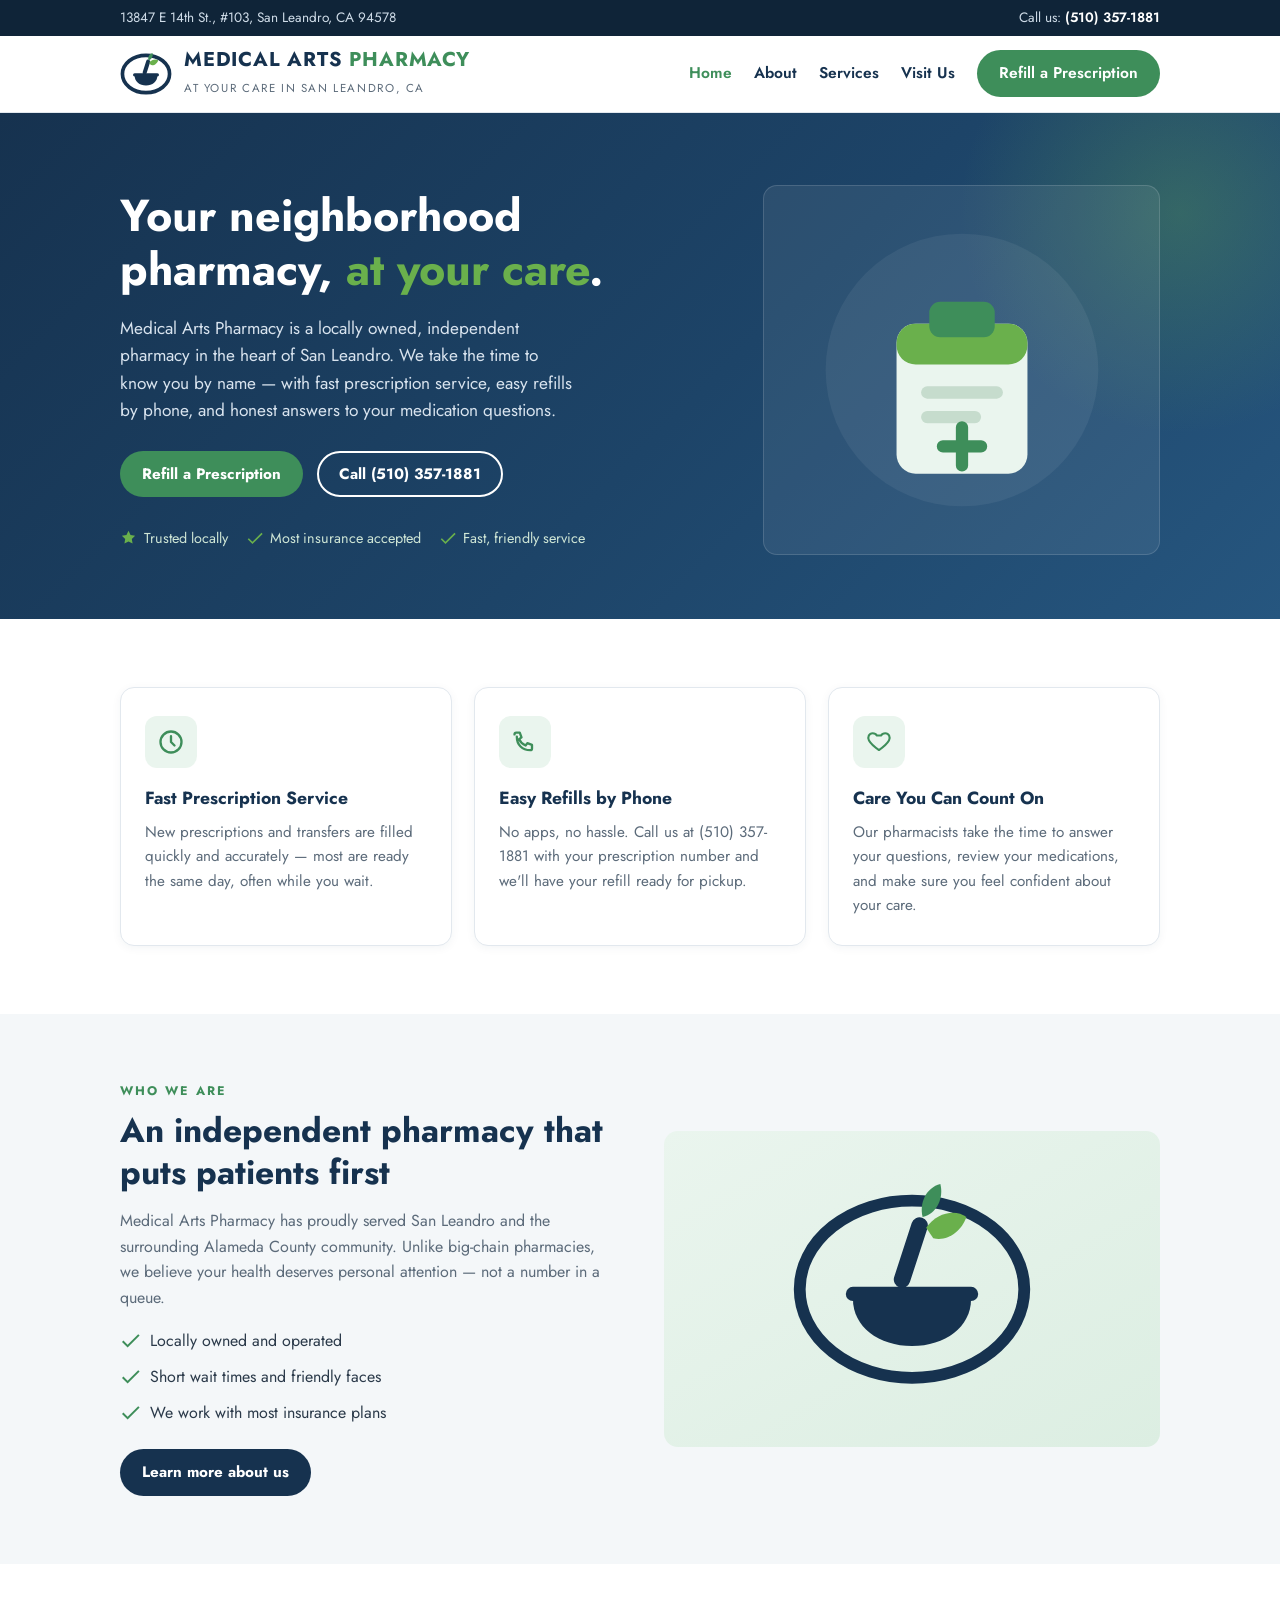
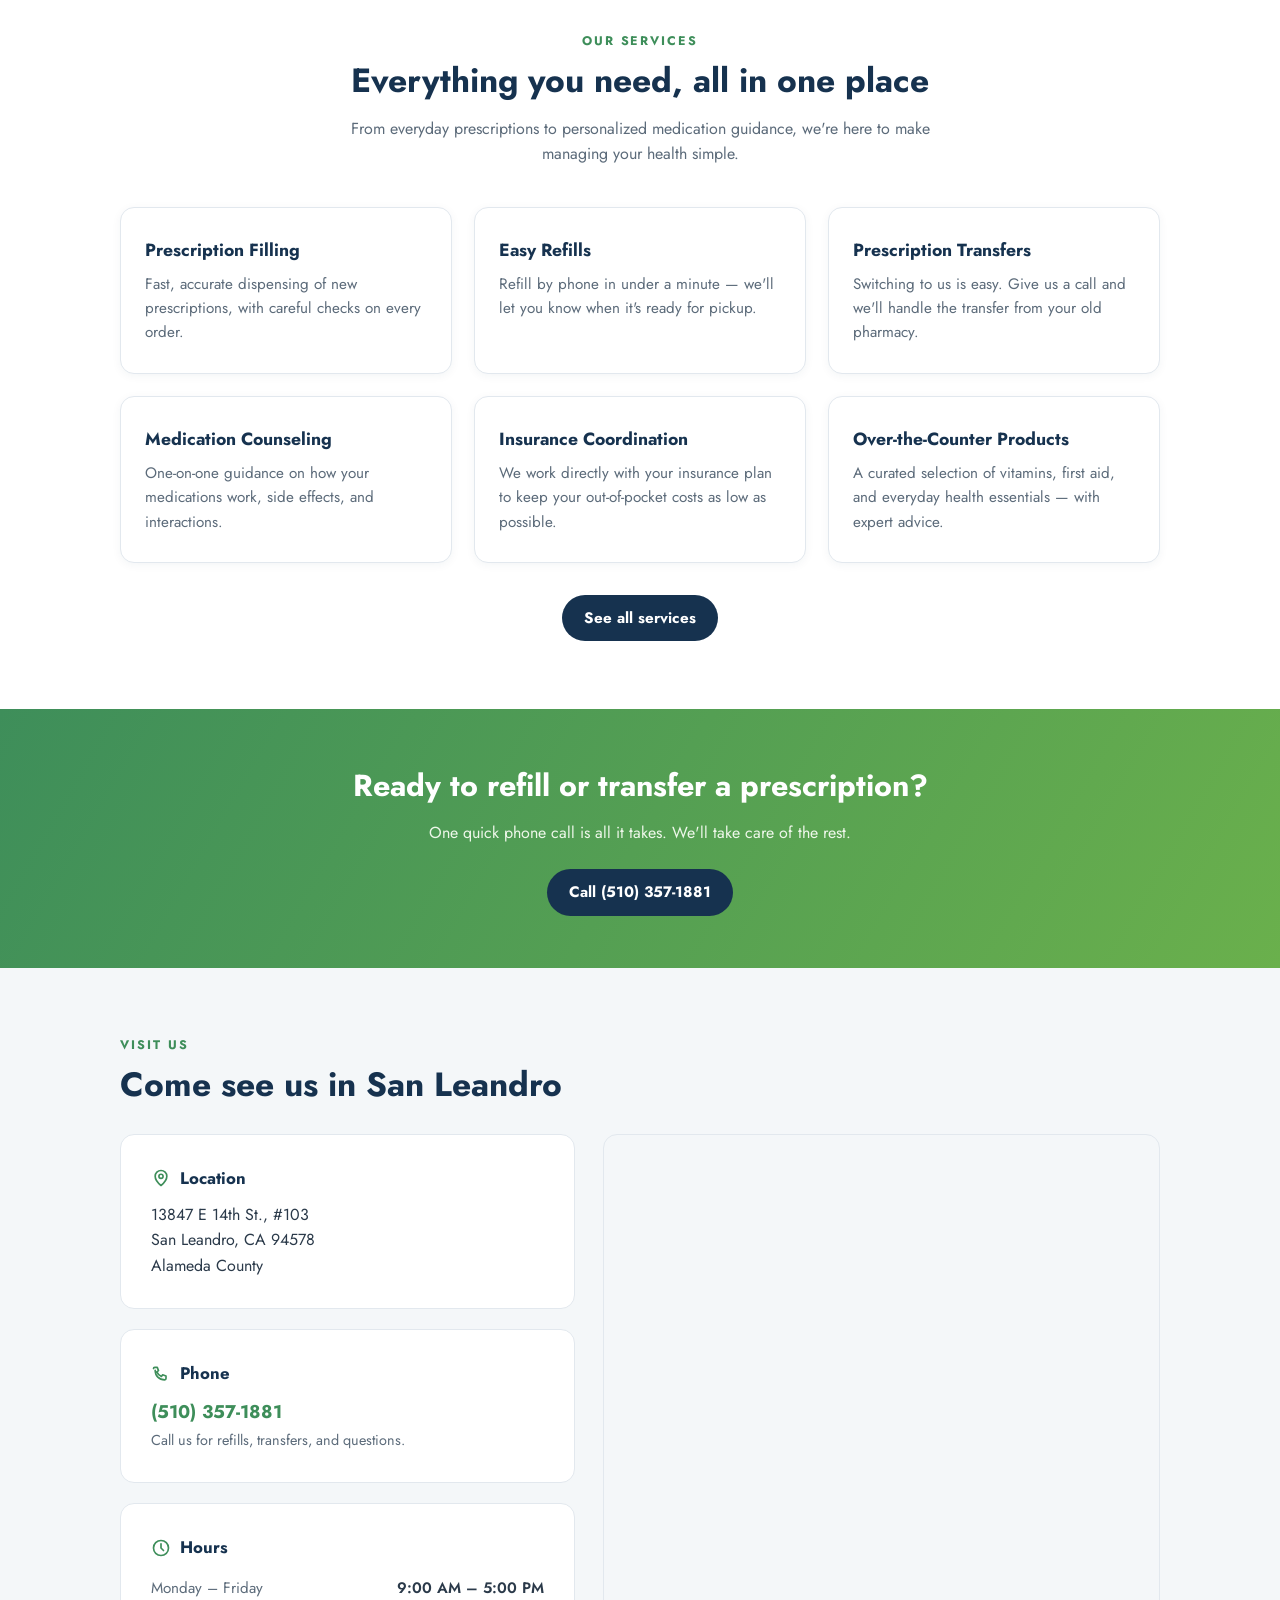
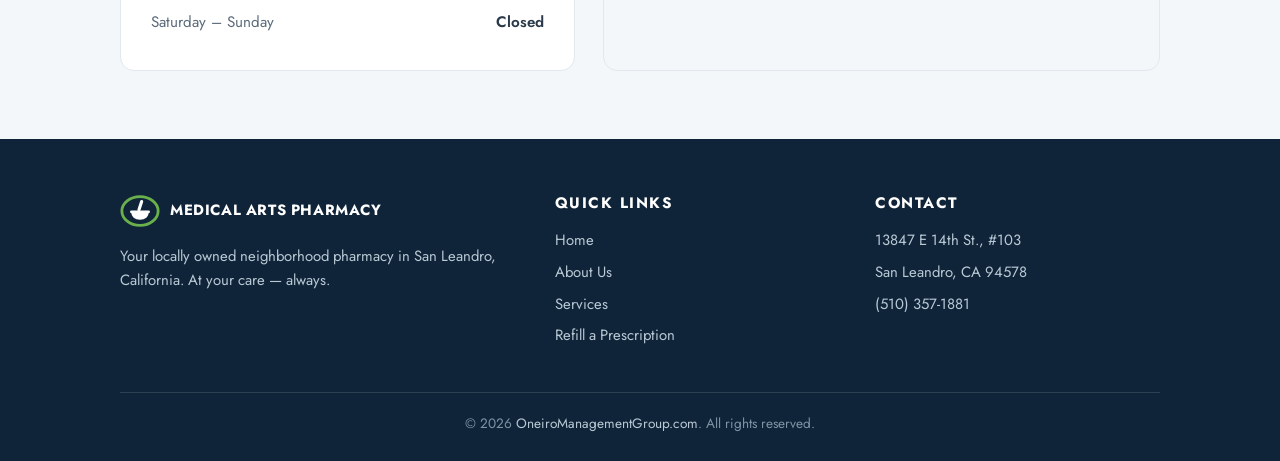
<file: index.html>
<!DOCTYPE html>
<html lang="en">
<head>
<meta charset="UTF-8">
<meta name="viewport" content="width=device-width, initial-scale=1.0">
<title>Medical Arts Pharmacy | San Leandro, CA</title>
<meta name="description" content="Medical Arts Pharmacy — your neighborhood pharmacy in San Leandro, CA. Fast, friendly prescription service, easy refills by phone, and personalized care. Call (510) 357-1881.">
<link rel="canonical" href="https://medicalarts-pharmacy.com/">
<meta property="og:type" content="website">
<meta property="og:title" content="Medical Arts Pharmacy | San Leandro, CA">
<meta property="og:description" content="Your locally owned neighborhood pharmacy in San Leandro. Easy refills by phone — call (510) 357-1881.">
<meta property="og:url" content="https://medicalarts-pharmacy.com/">
<link rel="preconnect" href="https://fonts.googleapis.com">
<link rel="preconnect" href="https://fonts.gstatic.com" crossorigin>
<link href="https://fonts.googleapis.com/css2?family=Jost:wght@400;500;600;700&display=swap" rel="stylesheet">
<link rel="stylesheet" href="style.css">
<script type="application/ld+json">
{
  "@context": "https://schema.org",
  "@type": "Pharmacy",
  "name": "Medical Arts Pharmacy",
  "url": "https://medicalarts-pharmacy.com/",
  "telephone": "+15103571881",
  "address": {
    "@type": "PostalAddress",
    "streetAddress": "13847 E 14th St., #103",
    "addressLocality": "San Leandro",
    "addressRegion": "CA",
    "postalCode": "94578",
    "addressCountry": "US"
  },
  "openingHours": ["Mo-Fr 09:00-17:00"]
}
</script>
</head>
<body>

<div class="topbar">
  <div class="container">
    <div>13847 E 14th St., #103, San Leandro, CA 94578</div>
    <div>Call us: <a href="tel:+15103571881">(510) 357-1881</a></div>
  </div>
</div>

<header class="site">
  <div class="container">
    <a class="brand" href="index.html">
      <svg viewBox="0 0 64 64" xmlns="http://www.w3.org/2000/svg" aria-hidden="true">
        <ellipse cx="32" cy="32" rx="29" ry="23" fill="none" stroke="#16324f" stroke-width="4.5"/>
        <path d="M18 34h28c0 7-6 12-14 12s-14-5-14-12z" fill="#16324f"/>
        <rect x="16" y="31" width="32" height="4" rx="2" fill="#16324f"/>
        <rect x="30" y="14" width="5" height="19" rx="2.5" fill="#16324f" transform="rotate(18 32.5 23.5)"/>
        <path d="M36 18c3-4 8-5 11-3-1 4-5 7-9 6z" fill="#6ab04c"/>
        <path d="M35 15c-1-4 1-8 5-9 1 4-1 8-5 9z" fill="#3e8e5a"/>
      </svg>
      <span>
        <span class="name">Medical Arts <span>Pharmacy</span></span><br>
        <span class="tag">At Your Care in San Leandro, CA</span>
      </span>
    </a>
    <nav class="main">
      <a href="index.html" class="active">Home</a>
      <a href="about.html">About</a>
      <a href="services.html">Services</a>
      <a href="index.html#visit">Visit Us</a>
      <a href="refill.html" class="btn btn-green">Refill a Prescription</a>
    </nav>
  </div>
</header>

<section class="hero">
  <div class="container">
    <div>
      <h1>Your neighborhood pharmacy, <em>at your care</em>.</h1>
      <p class="lead">Medical Arts Pharmacy is a locally owned, independent pharmacy in the heart of San Leandro. We take the time to know you by name — with fast prescription service, easy refills by phone, and honest answers to your medication questions.</p>
      <div class="actions">
        <a class="btn btn-green" href="refill.html">Refill a Prescription</a>
        <a class="btn btn-outline" style="border-color:#fff;color:#fff !important" href="tel:+15103571881">Call (510) 357-1881</a>
      </div>
      <div class="badges">
        <span><svg viewBox="0 0 20 20" fill="#6ab04c"><path d="M10 1l2.4 4.9 5.4.8-3.9 3.8.9 5.4L10 13.4 5.2 15.9l.9-5.4L2.2 6.7l5.4-.8z"/></svg> Trusted locally</span>
        <span><svg viewBox="0 0 20 20" fill="#6ab04c"><path d="M7.6 13.8L3.4 9.6l-1.4 1.4 5.6 5.6 12-12-1.4-1.4z"/></svg> Most insurance accepted</span>
        <span><svg viewBox="0 0 20 20" fill="#6ab04c"><path d="M7.6 13.8L3.4 9.6l-1.4 1.4 5.6 5.6 12-12-1.4-1.4z"/></svg> Fast, friendly service</span>
      </div>
    </div>
    <div class="hero-art">
      <svg viewBox="0 0 220 220" xmlns="http://www.w3.org/2000/svg" aria-hidden="true">
        <circle cx="110" cy="110" r="100" fill="rgba(255,255,255,0.06)"/>
        <rect x="62" y="76" width="96" height="110" rx="14" fill="#eaf5ee"/>
        <rect x="62" y="76" width="96" height="30" rx="14" fill="#6ab04c"/>
        <rect x="86" y="60" width="48" height="26" rx="8" fill="#3e8e5a"/>
        <rect x="80" y="122" width="60" height="9" rx="4.5" fill="#c6dccd"/>
        <rect x="80" y="140" width="44" height="9" rx="4.5" fill="#c6dccd"/>
        <path d="M110 152v28M96 166h28" stroke="#3e8e5a" stroke-width="9" stroke-linecap="round"/>
      </svg>
    </div>
  </div>
</section>

<section class="block">
  <div class="container">
    <div class="grid-3">
      <div class="card">
        <div class="icon"><svg viewBox="0 0 24 24" fill="none" stroke="#3e8e5a" stroke-width="2" stroke-linecap="round" stroke-linejoin="round"><circle cx="12" cy="12" r="9"/><path d="M12 7v5l3 3"/></svg></div>
        <h3>Fast Prescription Service</h3>
        <p>New prescriptions and transfers are filled quickly and accurately — most are ready the same day, often while you wait.</p>
      </div>
      <div class="card">
        <div class="icon"><svg viewBox="0 0 24 24" fill="none" stroke="#3e8e5a" stroke-width="2" stroke-linecap="round" stroke-linejoin="round"><path d="M3 5.5C3 4.7 3.7 4 4.5 4h3L9 8l-2 1.5c1 2.5 3 4.5 5.5 5.5L14 13l4 1.5v3c0 .8-.7 1.5-1.5 1.5C9.6 19 5 14.4 5 7.5"/></svg></div>
        <h3>Easy Refills by Phone</h3>
        <p>No apps, no hassle. Call us at (510) 357-1881 with your prescription number and we'll have your refill ready for pickup.</p>
      </div>
      <div class="card">
        <div class="icon"><svg viewBox="0 0 24 24" fill="none" stroke="#3e8e5a" stroke-width="2" stroke-linecap="round" stroke-linejoin="round"><path d="M12 21s-7-4.6-9.5-9C.8 8.6 2.6 5 6 5c2 0 3.4 1.1 4 2.2h4c.6-1.1 2-2.2 4-2.2 3.4 0 5.2 3.6 3.5 7-2.5 4.4-9.5 9-9.5 9z" transform="scale(0.9) translate(1.3 0)"/></svg></div>
        <h3>Care You Can Count On</h3>
        <p>Our pharmacists take the time to answer your questions, review your medications, and make sure you feel confident about your care.</p>
      </div>
    </div>
  </div>
</section>

<section class="block soft">
  <div class="container split">
    <div>
      <div class="kicker">Who We Are</div>
      <h2 class="title">An independent pharmacy that puts patients first</h2>
      <p>Medical Arts Pharmacy has proudly served San Leandro and the surrounding Alameda County community. Unlike big-chain pharmacies, we believe your health deserves personal attention — not a number in a queue.</p>
      <ul class="checklist">
        <li><svg viewBox="0 0 20 20" fill="#3e8e5a"><path d="M7.6 13.8L3.4 9.6l-1.4 1.4 5.6 5.6 12-12-1.4-1.4z"/></svg> Locally owned and operated</li>
        <li><svg viewBox="0 0 20 20" fill="#3e8e5a"><path d="M7.6 13.8L3.4 9.6l-1.4 1.4 5.6 5.6 12-12-1.4-1.4z"/></svg> Short wait times and friendly faces</li>
        <li><svg viewBox="0 0 20 20" fill="#3e8e5a"><path d="M7.6 13.8L3.4 9.6l-1.4 1.4 5.6 5.6 12-12-1.4-1.4z"/></svg> We work with most insurance plans</li>
      </ul>
      <a class="btn btn-navy" href="about.html">Learn more about us</a>
    </div>
    <div class="art">
      <svg viewBox="0 0 220 200" xmlns="http://www.w3.org/2000/svg" aria-hidden="true">
        <ellipse cx="110" cy="100" rx="95" ry="75" fill="none" stroke="#16324f" stroke-width="10"/>
        <path d="M60 108h100c0 24-22 40-50 40s-50-16-50-40z" fill="#16324f"/>
        <rect x="54" y="98" width="112" height="12" rx="6" fill="#16324f"/>
        <rect x="102" y="38" width="14" height="62" rx="7" fill="#16324f" transform="rotate(18 109 69)"/>
        <path d="M122 48c9-13 25-16 34-9-4 12-16 21-28 18z" fill="#6ab04c"/>
        <path d="M119 39c-3-12 3-25 15-28 3 12-3 25-15 28z" fill="#3e8e5a"/>
      </svg>
    </div>
  </div>
</section>

<section class="block">
  <div class="container center">
    <div class="kicker">Our Services</div>
    <h2 class="title">Everything you need, all in one place</h2>
    <p class="intro">From everyday prescriptions to personalized medication guidance, we're here to make managing your health simple.</p>
    <div class="grid-3" style="text-align:left">
      <div class="card"><h3>Prescription Filling</h3><p>Fast, accurate dispensing of new prescriptions, with careful checks on every order.</p></div>
      <div class="card"><h3>Easy Refills</h3><p>Refill by phone in under a minute — we'll let you know when it's ready for pickup.</p></div>
      <div class="card"><h3>Prescription Transfers</h3><p>Switching to us is easy. Give us a call and we'll handle the transfer from your old pharmacy.</p></div>
      <div class="card"><h3>Medication Counseling</h3><p>One-on-one guidance on how your medications work, side effects, and interactions.</p></div>
      <div class="card"><h3>Insurance Coordination</h3><p>We work directly with your insurance plan to keep your out-of-pocket costs as low as possible.</p></div>
      <div class="card"><h3>Over-the-Counter Products</h3><p>A curated selection of vitamins, first aid, and everyday health essentials — with expert advice.</p></div>
    </div>
    <p style="margin-top:32px"><a class="btn btn-navy" href="services.html">See all services</a></p>
  </div>
</section>

<section class="cta-band">
  <div class="container">
    <h2>Ready to refill or transfer a prescription?</h2>
    <p>One quick phone call is all it takes. We'll take care of the rest.</p>
    <a class="btn btn-navy" href="tel:+15103571881">Call (510) 357-1881</a>
  </div>
</section>

<section class="block soft" id="visit">
  <div class="container">
    <div class="kicker">Visit Us</div>
    <h2 class="title">Come see us in San Leandro</h2>
    <div class="visit-grid" style="margin-top:28px">
      <div>
        <div class="info-card">
          <h3><svg viewBox="0 0 24 24" fill="none" stroke="#3e8e5a" stroke-width="2" stroke-linecap="round" stroke-linejoin="round"><path d="M12 21s-7-5.5-7-11a7 7 0 1114 0c0 5.5-7 11-7 11z"/><circle cx="12" cy="10" r="2.5"/></svg> Location</h3>
          <p>13847 E 14th St., #103<br>San Leandro, CA 94578<br>Alameda County</p>
        </div>
        <div class="info-card">
          <h3><svg viewBox="0 0 24 24" fill="none" stroke="#3e8e5a" stroke-width="2" stroke-linecap="round" stroke-linejoin="round"><path d="M3 5.5C3 4.7 3.7 4 4.5 4h3L9 8l-2 1.5c1 2.5 3 4.5 5.5 5.5L14 13l4 1.5v3c0 .8-.7 1.5-1.5 1.5C9.6 19 5 14.4 5 7.5"/></svg> Phone</h3>
          <p><a href="tel:+15103571881" style="font-weight:700;font-size:1.15rem">(510) 357-1881</a><br><span style="color:var(--muted);font-size:0.9rem">Call us for refills, transfers, and questions.</span></p>
        </div>
        <div class="info-card">
          <h3><svg viewBox="0 0 24 24" fill="none" stroke="#3e8e5a" stroke-width="2" stroke-linecap="round" stroke-linejoin="round"><circle cx="12" cy="12" r="9"/><path d="M12 7v5l3 3"/></svg> Hours</h3>
          <table class="hours">
            <tr><td>Monday – Friday</td><td>9:00 AM – 5:00 PM</td></tr>
            <tr><td>Saturday – Sunday</td><td>Closed</td></tr>
          </table>
        </div>
      </div>
      <div class="map-wrap">
        <iframe title="Map to Medical Arts Pharmacy" loading="lazy" allowfullscreen referrerpolicy="no-referrer-when-downgrade"
          src="https://www.google.com/maps?q=13847+E+14th+St+%23103,+San+Leandro,+CA+94578&output=embed"></iframe>
      </div>
    </div>
  </div>
</section>

<footer class="site">
  <div class="container">
    <div class="footer-grid">
      <div>
        <div class="footer-brand">
          <svg viewBox="0 0 64 64" xmlns="http://www.w3.org/2000/svg" aria-hidden="true">
            <ellipse cx="32" cy="32" rx="29" ry="23" fill="none" stroke="#6ab04c" stroke-width="4.5"/>
            <path d="M18 34h28c0 7-6 12-14 12s-14-5-14-12z" fill="#fff"/>
            <rect x="16" y="31" width="32" height="4" rx="2" fill="#fff"/>
            <rect x="30" y="14" width="5" height="19" rx="2.5" fill="#fff" transform="rotate(18 32.5 23.5)"/>
          </svg>
          Medical Arts Pharmacy
        </div>
        <p>Your locally owned neighborhood pharmacy in San Leandro, California. At your care — always.</p>
      </div>
      <div>
        <h4>Quick Links</h4>
        <ul>
          <li><a href="index.html">Home</a></li>
          <li><a href="about.html">About Us</a></li>
          <li><a href="services.html">Services</a></li>
          <li><a href="refill.html">Refill a Prescription</a></li>
        </ul>
      </div>
      <div>
        <h4>Contact</h4>
        <ul>
          <li>13847 E 14th St., #103</li>
          <li>San Leandro, CA 94578</li>
          <li><a href="tel:+15103571881">(510) 357-1881</a></li>
        </ul>
      </div>
    </div>
    <div class="copyright">© 2026 <a href="https://www.oneiromanagementgroup.com" target="_blank" rel="noopener">OneiroManagementGroup.com</a>. All rights reserved.</div>
  </div>
</footer>

</body>
</html>
</file>
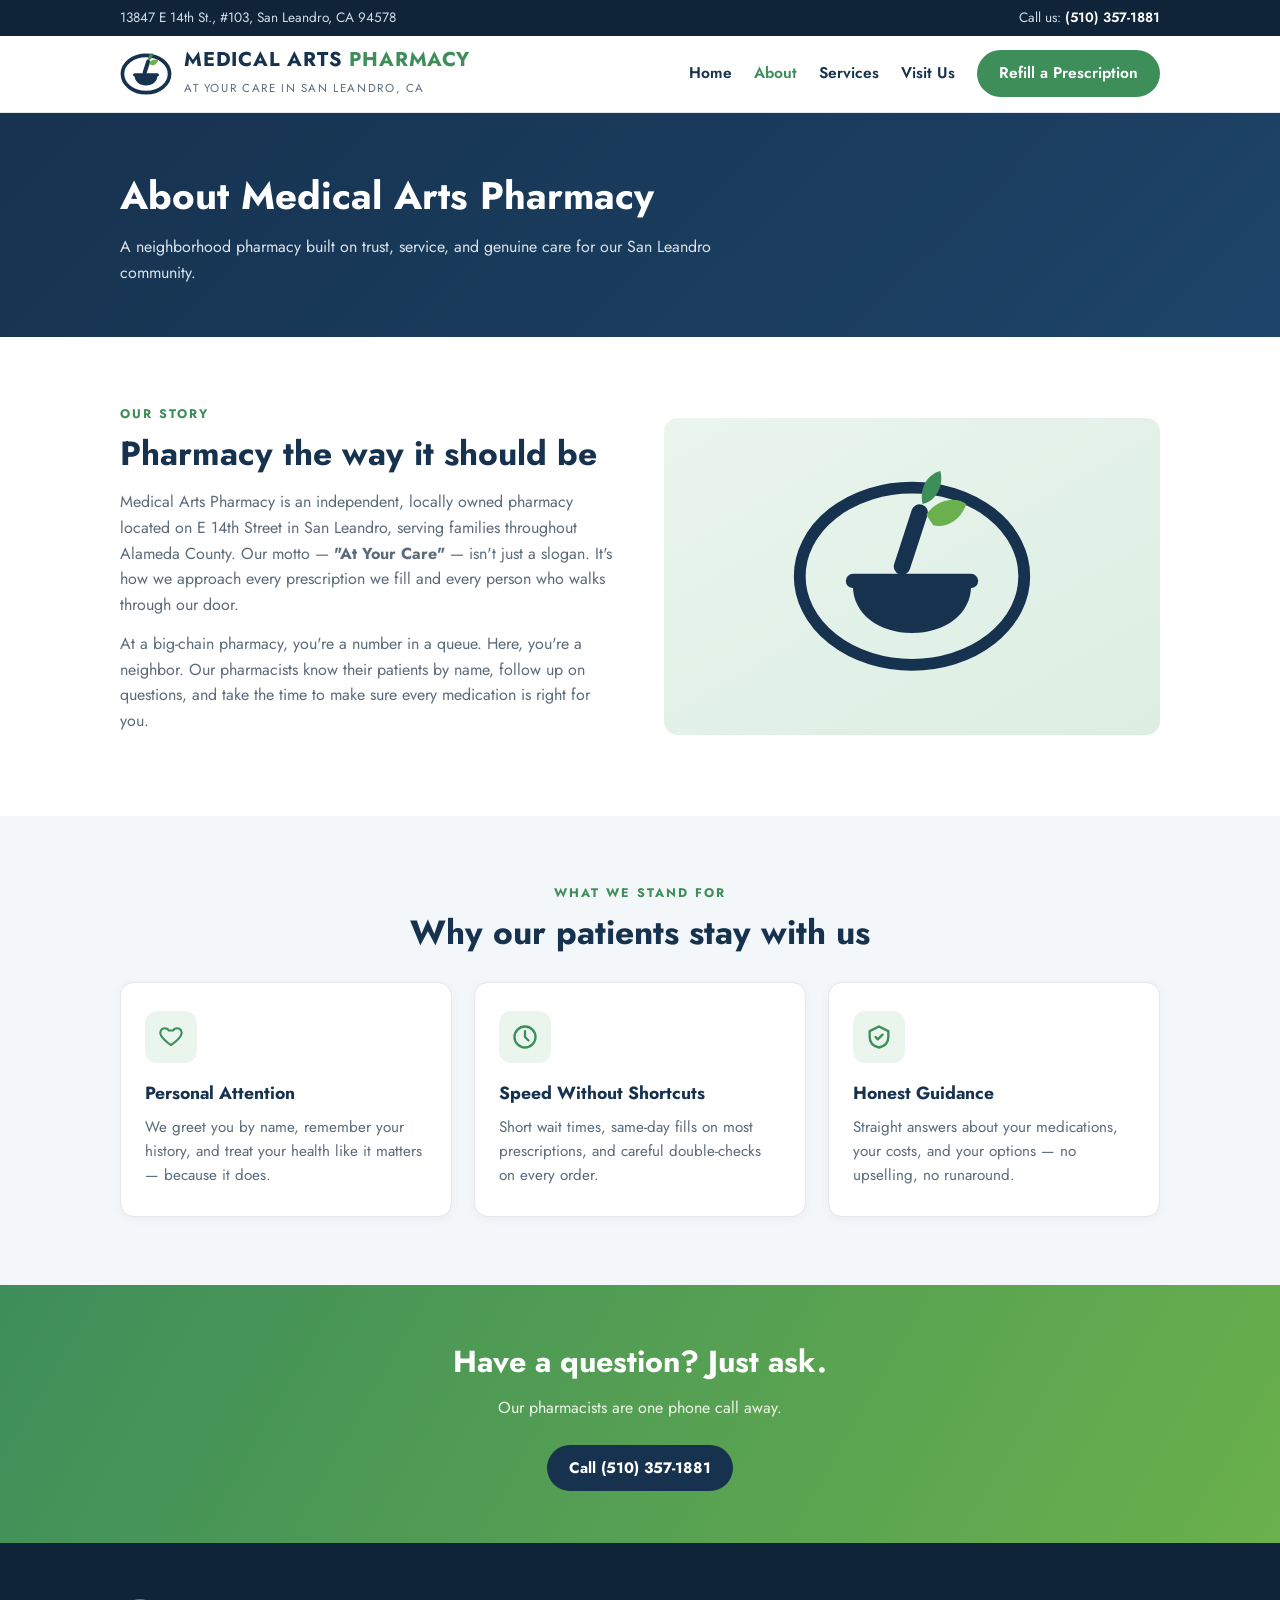
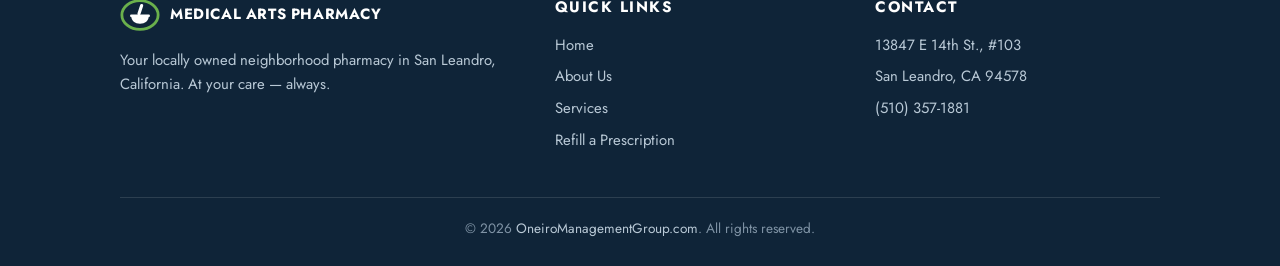
<file: about.html>
<!DOCTYPE html>
<html lang="en">
<head>
<meta charset="UTF-8">
<meta name="viewport" content="width=device-width, initial-scale=1.0">
<title>About Us | Medical Arts Pharmacy — San Leandro, CA</title>
<meta name="description" content="Learn about Medical Arts Pharmacy, a locally owned independent pharmacy serving San Leandro and Alameda County with personalized care.">
<link rel="canonical" href="https://medicalarts-pharmacy.com/about.html">
<meta property="og:type" content="website">
<meta property="og:title" content="About Us | Medical Arts Pharmacy — San Leandro, CA">
<meta property="og:description" content="A locally owned independent pharmacy serving San Leandro and Alameda County with personalized care.">
<meta property="og:url" content="https://medicalarts-pharmacy.com/about.html">
<link rel="preconnect" href="https://fonts.googleapis.com">
<link rel="preconnect" href="https://fonts.gstatic.com" crossorigin>
<link href="https://fonts.googleapis.com/css2?family=Jost:wght@400;500;600;700&display=swap" rel="stylesheet">
<link rel="stylesheet" href="style.css">
</head>
<body>

<div class="topbar">
  <div class="container">
    <div>13847 E 14th St., #103, San Leandro, CA 94578</div>
    <div>Call us: <a href="tel:+15103571881">(510) 357-1881</a></div>
  </div>
</div>

<header class="site">
  <div class="container">
    <a class="brand" href="index.html">
      <svg viewBox="0 0 64 64" xmlns="http://www.w3.org/2000/svg" aria-hidden="true">
        <ellipse cx="32" cy="32" rx="29" ry="23" fill="none" stroke="#16324f" stroke-width="4.5"/>
        <path d="M18 34h28c0 7-6 12-14 12s-14-5-14-12z" fill="#16324f"/>
        <rect x="16" y="31" width="32" height="4" rx="2" fill="#16324f"/>
        <rect x="30" y="14" width="5" height="19" rx="2.5" fill="#16324f" transform="rotate(18 32.5 23.5)"/>
        <path d="M36 18c3-4 8-5 11-3-1 4-5 7-9 6z" fill="#6ab04c"/>
        <path d="M35 15c-1-4 1-8 5-9 1 4-1 8-5 9z" fill="#3e8e5a"/>
      </svg>
      <span>
        <span class="name">Medical Arts <span>Pharmacy</span></span><br>
        <span class="tag">At Your Care in San Leandro, CA</span>
      </span>
    </a>
    <nav class="main">
      <a href="index.html">Home</a>
      <a href="about.html" class="active">About</a>
      <a href="services.html">Services</a>
      <a href="index.html#visit">Visit Us</a>
      <a href="refill.html" class="btn btn-green">Refill a Prescription</a>
    </nav>
  </div>
</header>

<section class="page-hero">
  <div class="container">
    <h1>About Medical Arts Pharmacy</h1>
    <p>A neighborhood pharmacy built on trust, service, and genuine care for our San Leandro community.</p>
  </div>
</section>

<section class="block">
  <div class="container split">
    <div>
      <div class="kicker">Our Story</div>
      <h2 class="title">Pharmacy the way it should be</h2>
      <p>Medical Arts Pharmacy is an independent, locally owned pharmacy located on E 14th Street in San Leandro, serving families throughout Alameda County. Our motto — <strong>"At Your Care"</strong> — isn't just a slogan. It's how we approach every prescription we fill and every person who walks through our door.</p>
      <p>At a big-chain pharmacy, you're a number in a queue. Here, you're a neighbor. Our pharmacists know their patients by name, follow up on questions, and take the time to make sure every medication is right for you.</p>
    </div>
    <div class="art">
      <svg viewBox="0 0 220 200" xmlns="http://www.w3.org/2000/svg" aria-hidden="true">
        <ellipse cx="110" cy="100" rx="95" ry="75" fill="none" stroke="#16324f" stroke-width="10"/>
        <path d="M60 108h100c0 24-22 40-50 40s-50-16-50-40z" fill="#16324f"/>
        <rect x="54" y="98" width="112" height="12" rx="6" fill="#16324f"/>
        <rect x="102" y="38" width="14" height="62" rx="7" fill="#16324f" transform="rotate(18 109 69)"/>
        <path d="M122 48c9-13 25-16 34-9-4 12-16 21-28 18z" fill="#6ab04c"/>
        <path d="M119 39c-3-12 3-25 15-28 3 12-3 25-15 28z" fill="#3e8e5a"/>
      </svg>
    </div>
  </div>
</section>

<section class="block soft">
  <div class="container center">
    <div class="kicker">What We Stand For</div>
    <h2 class="title">Why our patients stay with us</h2>
    <div class="grid-3" style="text-align:left;margin-top:28px">
      <div class="card">
        <div class="icon"><svg viewBox="0 0 24 24" fill="none" stroke="#3e8e5a" stroke-width="2" stroke-linecap="round" stroke-linejoin="round"><path d="M12 21s-7-4.6-9.5-9C.8 8.6 2.6 5 6 5c2 0 3.4 1.1 4 2.2h4c.6-1.1 2-2.2 4-2.2 3.4 0 5.2 3.6 3.5 7-2.5 4.4-9.5 9-9.5 9z" transform="scale(0.9) translate(1.3 0)"/></svg></div>
        <h3>Personal Attention</h3>
        <p>We greet you by name, remember your history, and treat your health like it matters — because it does.</p>
      </div>
      <div class="card">
        <div class="icon"><svg viewBox="0 0 24 24" fill="none" stroke="#3e8e5a" stroke-width="2" stroke-linecap="round" stroke-linejoin="round"><circle cx="12" cy="12" r="9"/><path d="M12 7v5l3 3"/></svg></div>
        <h3>Speed Without Shortcuts</h3>
        <p>Short wait times, same-day fills on most prescriptions, and careful double-checks on every order.</p>
      </div>
      <div class="card">
        <div class="icon"><svg viewBox="0 0 24 24" fill="none" stroke="#3e8e5a" stroke-width="2" stroke-linecap="round" stroke-linejoin="round"><path d="M12 3l8 4v5c0 5-3.5 8-8 9-4.5-1-8-4-8-9V7z"/><path d="M9 12l2 2 4-4"/></svg></div>
        <h3>Honest Guidance</h3>
        <p>Straight answers about your medications, your costs, and your options — no upselling, no runaround.</p>
      </div>
    </div>
  </div>
</section>

<section class="cta-band">
  <div class="container">
    <h2>Have a question? Just ask.</h2>
    <p>Our pharmacists are one phone call away.</p>
    <a class="btn btn-navy" href="tel:+15103571881">Call (510) 357-1881</a>
  </div>
</section>

<footer class="site">
  <div class="container">
    <div class="footer-grid">
      <div>
        <div class="footer-brand">
          <svg viewBox="0 0 64 64" xmlns="http://www.w3.org/2000/svg" aria-hidden="true">
            <ellipse cx="32" cy="32" rx="29" ry="23" fill="none" stroke="#6ab04c" stroke-width="4.5"/>
            <path d="M18 34h28c0 7-6 12-14 12s-14-5-14-12z" fill="#fff"/>
            <rect x="16" y="31" width="32" height="4" rx="2" fill="#fff"/>
            <rect x="30" y="14" width="5" height="19" rx="2.5" fill="#fff" transform="rotate(18 32.5 23.5)"/>
          </svg>
          Medical Arts Pharmacy
        </div>
        <p>Your locally owned neighborhood pharmacy in San Leandro, California. At your care — always.</p>
      </div>
      <div>
        <h4>Quick Links</h4>
        <ul>
          <li><a href="index.html">Home</a></li>
          <li><a href="about.html">About Us</a></li>
          <li><a href="services.html">Services</a></li>
          <li><a href="refill.html">Refill a Prescription</a></li>
        </ul>
      </div>
      <div>
        <h4>Contact</h4>
        <ul>
          <li>13847 E 14th St., #103</li>
          <li>San Leandro, CA 94578</li>
          <li><a href="tel:+15103571881">(510) 357-1881</a></li>
        </ul>
      </div>
    </div>
    <div class="copyright">© 2026 <a href="https://www.oneiromanagementgroup.com" target="_blank" rel="noopener">OneiroManagementGroup.com</a>. All rights reserved.</div>
  </div>
</footer>

</body>
</html>
</file>
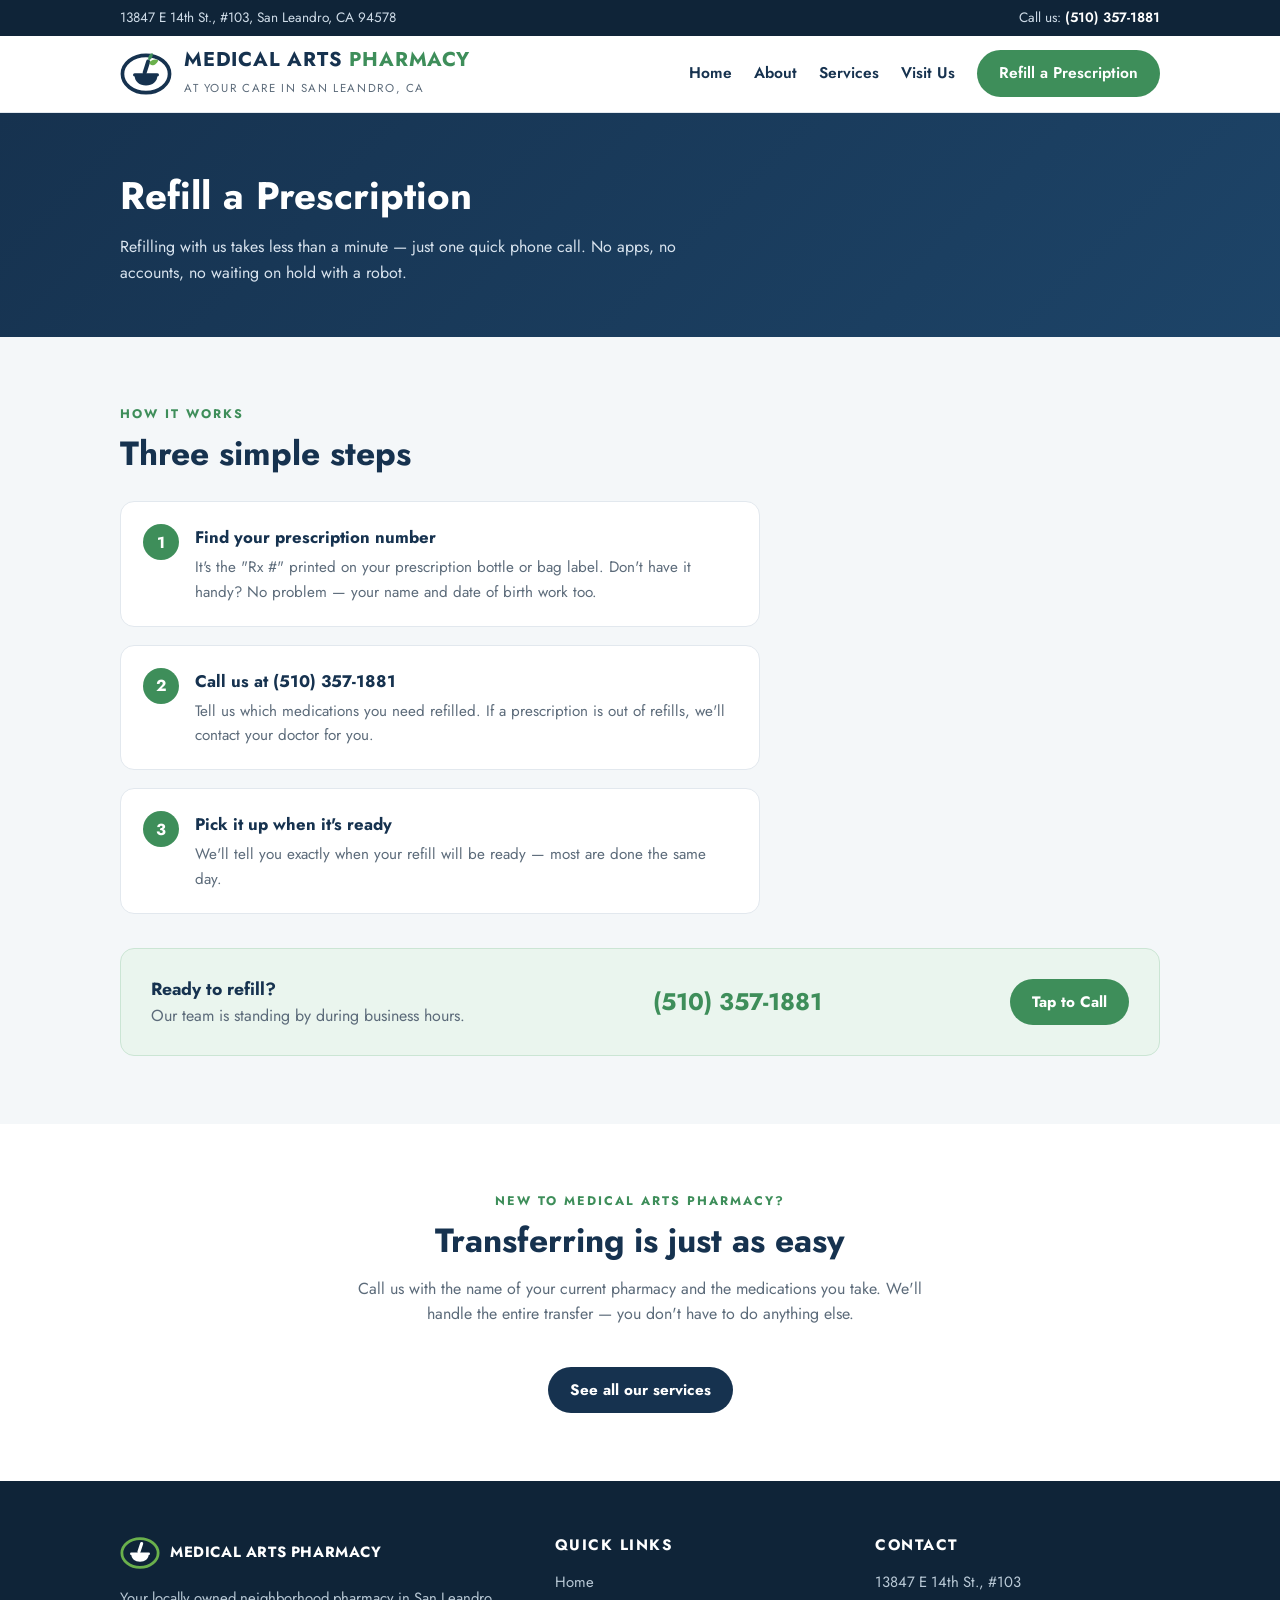
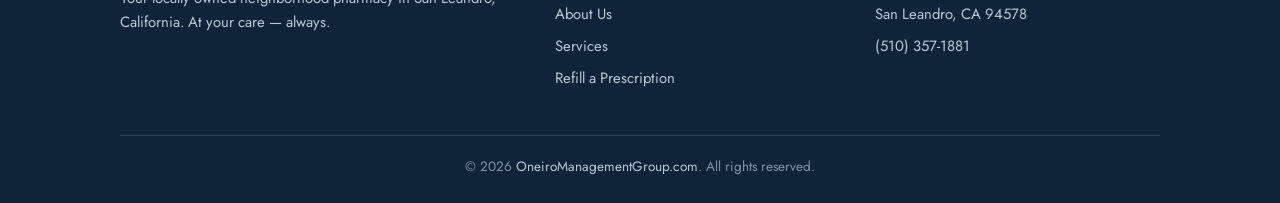
<file: refill.html>
<!DOCTYPE html>
<html lang="en">
<head>
<meta charset="UTF-8">
<meta name="viewport" content="width=device-width, initial-scale=1.0">
<title>Refill a Prescription | Medical Arts Pharmacy — San Leandro, CA</title>
<meta name="description" content="Refill your prescription at Medical Arts Pharmacy in San Leandro with one quick phone call to (510) 357-1881.">
<link rel="canonical" href="https://medicalarts-pharmacy.com/refill.html">
<meta property="og:type" content="website">
<meta property="og:title" content="Refill a Prescription | Medical Arts Pharmacy — San Leandro, CA">
<meta property="og:description" content="Refill in under a minute — call (510) 357-1881 and we'll have it ready for pickup.">
<meta property="og:url" content="https://medicalarts-pharmacy.com/refill.html">
<link rel="preconnect" href="https://fonts.googleapis.com">
<link rel="preconnect" href="https://fonts.gstatic.com" crossorigin>
<link href="https://fonts.googleapis.com/css2?family=Jost:wght@400;500;600;700&display=swap" rel="stylesheet">
<link rel="stylesheet" href="style.css">
</head>
<body>

<div class="topbar">
  <div class="container">
    <div>13847 E 14th St., #103, San Leandro, CA 94578</div>
    <div>Call us: <a href="tel:+15103571881">(510) 357-1881</a></div>
  </div>
</div>

<header class="site">
  <div class="container">
    <a class="brand" href="index.html">
      <svg viewBox="0 0 64 64" xmlns="http://www.w3.org/2000/svg" aria-hidden="true">
        <ellipse cx="32" cy="32" rx="29" ry="23" fill="none" stroke="#16324f" stroke-width="4.5"/>
        <path d="M18 34h28c0 7-6 12-14 12s-14-5-14-12z" fill="#16324f"/>
        <rect x="16" y="31" width="32" height="4" rx="2" fill="#16324f"/>
        <rect x="30" y="14" width="5" height="19" rx="2.5" fill="#16324f" transform="rotate(18 32.5 23.5)"/>
        <path d="M36 18c3-4 8-5 11-3-1 4-5 7-9 6z" fill="#6ab04c"/>
        <path d="M35 15c-1-4 1-8 5-9 1 4-1 8-5 9z" fill="#3e8e5a"/>
      </svg>
      <span>
        <span class="name">Medical Arts <span>Pharmacy</span></span><br>
        <span class="tag">At Your Care in San Leandro, CA</span>
      </span>
    </a>
    <nav class="main">
      <a href="index.html">Home</a>
      <a href="about.html">About</a>
      <a href="services.html">Services</a>
      <a href="index.html#visit">Visit Us</a>
      <a href="refill.html" class="btn btn-green active">Refill a Prescription</a>
    </nav>
  </div>
</header>

<section class="page-hero">
  <div class="container">
    <h1>Refill a Prescription</h1>
    <p>Refilling with us takes less than a minute — just one quick phone call. No apps, no accounts, no waiting on hold with a robot.</p>
  </div>
</section>

<section class="block soft">
  <div class="container">
    <div class="kicker">How It Works</div>
    <h2 class="title">Three simple steps</h2>
    <div class="steps" style="margin-top:26px">
      <div class="step">
        <h3>Find your prescription number</h3>
        <p>It's the "Rx #" printed on your prescription bottle or bag label. Don't have it handy? No problem — your name and date of birth work too.</p>
      </div>
      <div class="step">
        <h3>Call us at (510) 357-1881</h3>
        <p>Tell us which medications you need refilled. If a prescription is out of refills, we'll contact your doctor for you.</p>
      </div>
      <div class="step">
        <h3>Pick it up when it's ready</h3>
        <p>We'll tell you exactly when your refill will be ready — most are done the same day.</p>
      </div>
    </div>

    <div class="callout">
      <div>
        <strong>Ready to refill?</strong><br>
        <span style="color:var(--muted)">Our team is standing by during business hours.</span>
      </div>
      <a class="phone-big" href="tel:+15103571881">(510) 357-1881</a>
      <a class="btn btn-green" href="tel:+15103571881">Tap to Call</a>
    </div>
  </div>
</section>

<section class="block">
  <div class="container center">
    <div class="kicker">New to Medical Arts Pharmacy?</div>
    <h2 class="title">Transferring is just as easy</h2>
    <p class="intro">Call us with the name of your current pharmacy and the medications you take. We'll handle the entire transfer — you don't have to do anything else.</p>
    <a class="btn btn-navy" href="services.html">See all our services</a>
  </div>
</section>

<footer class="site">
  <div class="container">
    <div class="footer-grid">
      <div>
        <div class="footer-brand">
          <svg viewBox="0 0 64 64" xmlns="http://www.w3.org/2000/svg" aria-hidden="true">
            <ellipse cx="32" cy="32" rx="29" ry="23" fill="none" stroke="#6ab04c" stroke-width="4.5"/>
            <path d="M18 34h28c0 7-6 12-14 12s-14-5-14-12z" fill="#fff"/>
            <rect x="16" y="31" width="32" height="4" rx="2" fill="#fff"/>
            <rect x="30" y="14" width="5" height="19" rx="2.5" fill="#fff" transform="rotate(18 32.5 23.5)"/>
          </svg>
          Medical Arts Pharmacy
        </div>
        <p>Your locally owned neighborhood pharmacy in San Leandro, California. At your care — always.</p>
      </div>
      <div>
        <h4>Quick Links</h4>
        <ul>
          <li><a href="index.html">Home</a></li>
          <li><a href="about.html">About Us</a></li>
          <li><a href="services.html">Services</a></li>
          <li><a href="refill.html">Refill a Prescription</a></li>
        </ul>
      </div>
      <div>
        <h4>Contact</h4>
        <ul>
          <li>13847 E 14th St., #103</li>
          <li>San Leandro, CA 94578</li>
          <li><a href="tel:+15103571881">(510) 357-1881</a></li>
        </ul>
      </div>
    </div>
    <div class="copyright">© 2026 <a href="https://www.oneiromanagementgroup.com" target="_blank" rel="noopener">OneiroManagementGroup.com</a>. All rights reserved.</div>
  </div>
</footer>

</body>
</html>
</file>
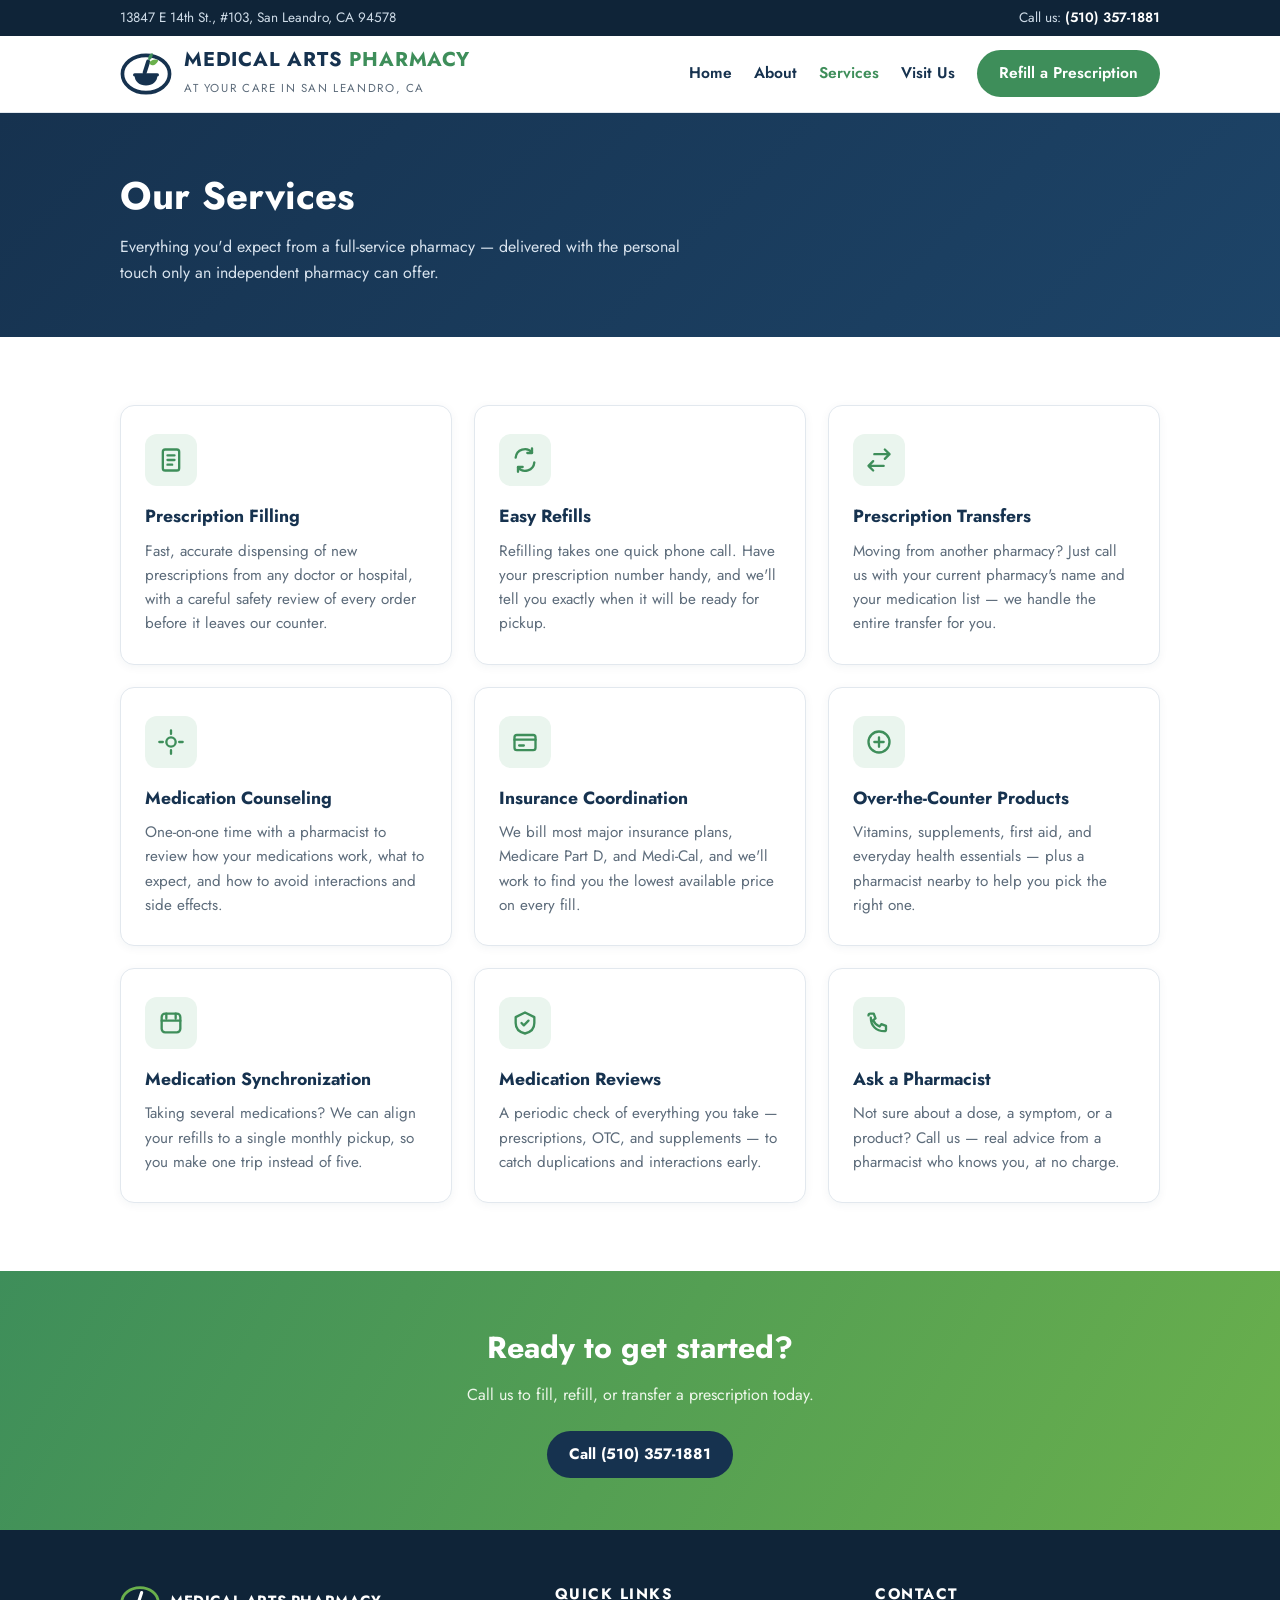
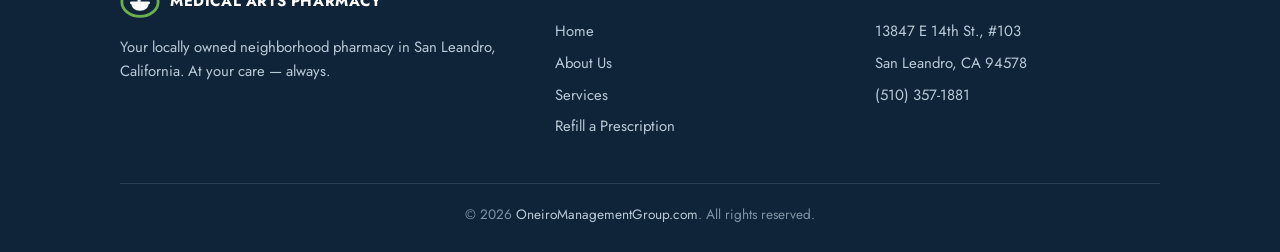
<file: services.html>
<!DOCTYPE html>
<html lang="en">
<head>
<meta charset="UTF-8">
<meta name="viewport" content="width=device-width, initial-scale=1.0">
<title>Our Services | Medical Arts Pharmacy — San Leandro, CA</title>
<meta name="description" content="Services at Medical Arts Pharmacy in San Leandro: prescription filling, easy refills, transfers, medication counseling, insurance coordination, and more.">
<link rel="canonical" href="https://medicalarts-pharmacy.com/services.html">
<meta property="og:type" content="website">
<meta property="og:title" content="Our Services | Medical Arts Pharmacy — San Leandro, CA">
<meta property="og:description" content="Prescription filling, easy refills, transfers, medication counseling, insurance coordination, and more.">
<meta property="og:url" content="https://medicalarts-pharmacy.com/services.html">
<link rel="preconnect" href="https://fonts.googleapis.com">
<link rel="preconnect" href="https://fonts.gstatic.com" crossorigin>
<link href="https://fonts.googleapis.com/css2?family=Jost:wght@400;500;600;700&display=swap" rel="stylesheet">
<link rel="stylesheet" href="style.css">
</head>
<body>

<div class="topbar">
  <div class="container">
    <div>13847 E 14th St., #103, San Leandro, CA 94578</div>
    <div>Call us: <a href="tel:+15103571881">(510) 357-1881</a></div>
  </div>
</div>

<header class="site">
  <div class="container">
    <a class="brand" href="index.html">
      <svg viewBox="0 0 64 64" xmlns="http://www.w3.org/2000/svg" aria-hidden="true">
        <ellipse cx="32" cy="32" rx="29" ry="23" fill="none" stroke="#16324f" stroke-width="4.5"/>
        <path d="M18 34h28c0 7-6 12-14 12s-14-5-14-12z" fill="#16324f"/>
        <rect x="16" y="31" width="32" height="4" rx="2" fill="#16324f"/>
        <rect x="30" y="14" width="5" height="19" rx="2.5" fill="#16324f" transform="rotate(18 32.5 23.5)"/>
        <path d="M36 18c3-4 8-5 11-3-1 4-5 7-9 6z" fill="#6ab04c"/>
        <path d="M35 15c-1-4 1-8 5-9 1 4-1 8-5 9z" fill="#3e8e5a"/>
      </svg>
      <span>
        <span class="name">Medical Arts <span>Pharmacy</span></span><br>
        <span class="tag">At Your Care in San Leandro, CA</span>
      </span>
    </a>
    <nav class="main">
      <a href="index.html">Home</a>
      <a href="about.html">About</a>
      <a href="services.html" class="active">Services</a>
      <a href="index.html#visit">Visit Us</a>
      <a href="refill.html" class="btn btn-green">Refill a Prescription</a>
    </nav>
  </div>
</header>

<section class="page-hero">
  <div class="container">
    <h1>Our Services</h1>
    <p>Everything you'd expect from a full-service pharmacy — delivered with the personal touch only an independent pharmacy can offer.</p>
  </div>
</section>

<section class="block">
  <div class="container">
    <div class="grid-3">
      <div class="card">
        <div class="icon"><svg viewBox="0 0 24 24" fill="none" stroke="#3e8e5a" stroke-width="2" stroke-linecap="round" stroke-linejoin="round"><rect x="5" y="3" width="14" height="18" rx="2"/><path d="M9 8h6M9 12h6M9 16h4"/></svg></div>
        <h3>Prescription Filling</h3>
        <p>Fast, accurate dispensing of new prescriptions from any doctor or hospital, with a careful safety review of every order before it leaves our counter.</p>
      </div>
      <div class="card">
        <div class="icon"><svg viewBox="0 0 24 24" fill="none" stroke="#3e8e5a" stroke-width="2" stroke-linecap="round" stroke-linejoin="round"><path d="M4 10a8 8 0 0114-4.5M20 14a8 8 0 01-14 4.5"/><path d="M18 2v4h-4M6 22v-4h4"/></svg></div>
        <h3>Easy Refills</h3>
        <p>Refilling takes one quick phone call. Have your prescription number handy, and we'll tell you exactly when it will be ready for pickup.</p>
      </div>
      <div class="card">
        <div class="icon"><svg viewBox="0 0 24 24" fill="none" stroke="#3e8e5a" stroke-width="2" stroke-linecap="round" stroke-linejoin="round"><path d="M8 7h13M17 3l4 4-4 4M16 17H3M7 21l-4-4 4-4"/></svg></div>
        <h3>Prescription Transfers</h3>
        <p>Moving from another pharmacy? Just call us with your current pharmacy's name and your medication list — we handle the entire transfer for you.</p>
      </div>
      <div class="card">
        <div class="icon"><svg viewBox="0 0 24 24" fill="none" stroke="#3e8e5a" stroke-width="2" stroke-linecap="round" stroke-linejoin="round"><path d="M8 12a4 4 0 108 0 4 4 0 00-8 0z"/><path d="M12 2v3M12 19v3M2 12h3M19 12h3"/></svg></div>
        <h3>Medication Counseling</h3>
        <p>One-on-one time with a pharmacist to review how your medications work, what to expect, and how to avoid interactions and side effects.</p>
      </div>
      <div class="card">
        <div class="icon"><svg viewBox="0 0 24 24" fill="none" stroke="#3e8e5a" stroke-width="2" stroke-linecap="round" stroke-linejoin="round"><rect x="3" y="6" width="18" height="13" rx="2"/><path d="M3 10h18M7 15h4"/></svg></div>
        <h3>Insurance Coordination</h3>
        <p>We bill most major insurance plans, Medicare Part D, and Medi-Cal, and we'll work to find you the lowest available price on every fill.</p>
      </div>
      <div class="card">
        <div class="icon"><svg viewBox="0 0 24 24" fill="none" stroke="#3e8e5a" stroke-width="2" stroke-linecap="round" stroke-linejoin="round"><circle cx="12" cy="12" r="9"/><path d="M8 12h8M12 8v8"/></svg></div>
        <h3>Over-the-Counter Products</h3>
        <p>Vitamins, supplements, first aid, and everyday health essentials — plus a pharmacist nearby to help you pick the right one.</p>
      </div>
      <div class="card">
        <div class="icon"><svg viewBox="0 0 24 24" fill="none" stroke="#3e8e5a" stroke-width="2" stroke-linecap="round" stroke-linejoin="round"><rect x="4" y="4" width="16" height="16" rx="3"/><path d="M8 4v4M16 4v4M4 10h16"/></svg></div>
        <h3>Medication Synchronization</h3>
        <p>Taking several medications? We can align your refills to a single monthly pickup, so you make one trip instead of five.</p>
      </div>
      <div class="card">
        <div class="icon"><svg viewBox="0 0 24 24" fill="none" stroke="#3e8e5a" stroke-width="2" stroke-linecap="round" stroke-linejoin="round"><path d="M12 3l8 4v5c0 5-3.5 8-8 9-4.5-1-8-4-8-9V7z"/><path d="M9 12l2 2 4-4"/></svg></div>
        <h3>Medication Reviews</h3>
        <p>A periodic check of everything you take — prescriptions, OTC, and supplements — to catch duplications and interactions early.</p>
      </div>
      <div class="card">
        <div class="icon"><svg viewBox="0 0 24 24" fill="none" stroke="#3e8e5a" stroke-width="2" stroke-linecap="round" stroke-linejoin="round"><path d="M3 5.5C3 4.7 3.7 4 4.5 4h3L9 8l-2 1.5c1 2.5 3 4.5 5.5 5.5L14 13l4 1.5v3c0 .8-.7 1.5-1.5 1.5C9.6 19 5 14.4 5 7.5"/></svg></div>
        <h3>Ask a Pharmacist</h3>
        <p>Not sure about a dose, a symptom, or a product? Call us — real advice from a pharmacist who knows you, at no charge.</p>
      </div>
    </div>
  </div>
</section>

<section class="cta-band">
  <div class="container">
    <h2>Ready to get started?</h2>
    <p>Call us to fill, refill, or transfer a prescription today.</p>
    <a class="btn btn-navy" href="tel:+15103571881">Call (510) 357-1881</a>
  </div>
</section>

<footer class="site">
  <div class="container">
    <div class="footer-grid">
      <div>
        <div class="footer-brand">
          <svg viewBox="0 0 64 64" xmlns="http://www.w3.org/2000/svg" aria-hidden="true">
            <ellipse cx="32" cy="32" rx="29" ry="23" fill="none" stroke="#6ab04c" stroke-width="4.5"/>
            <path d="M18 34h28c0 7-6 12-14 12s-14-5-14-12z" fill="#fff"/>
            <rect x="16" y="31" width="32" height="4" rx="2" fill="#fff"/>
            <rect x="30" y="14" width="5" height="19" rx="2.5" fill="#fff" transform="rotate(18 32.5 23.5)"/>
          </svg>
          Medical Arts Pharmacy
        </div>
        <p>Your locally owned neighborhood pharmacy in San Leandro, California. At your care — always.</p>
      </div>
      <div>
        <h4>Quick Links</h4>
        <ul>
          <li><a href="index.html">Home</a></li>
          <li><a href="about.html">About Us</a></li>
          <li><a href="services.html">Services</a></li>
          <li><a href="refill.html">Refill a Prescription</a></li>
        </ul>
      </div>
      <div>
        <h4>Contact</h4>
        <ul>
          <li>13847 E 14th St., #103</li>
          <li>San Leandro, CA 94578</li>
          <li><a href="tel:+15103571881">(510) 357-1881</a></li>
        </ul>
      </div>
    </div>
    <div class="copyright">© 2026 <a href="https://www.oneiromanagementgroup.com" target="_blank" rel="noopener">OneiroManagementGroup.com</a>. All rights reserved.</div>
  </div>
</footer>

</body>
</html>
</file>
<file: style.css>
/* Medical Arts Pharmacy — site styles */
:root {
  --navy: #16324f;
  --navy-dark: #0f2438;
  --green: #3e8e5a;
  --green-bright: #6ab04c;
  --green-pale: #eaf5ee;
  --ink: #2b3a4a;
  --muted: #5c6b7a;
  --bg: #ffffff;
  --bg-soft: #f4f7f9;
  --border: #e2e8ee;
  --radius: 14px;
  --shadow: 0 6px 24px rgba(22, 50, 79, 0.10);
}

* { margin: 0; padding: 0; box-sizing: border-box; }

html { scroll-behavior: smooth; }

body {
  font-family: "Jost", "Segoe UI", system-ui, -apple-system, sans-serif;
  color: var(--ink);
  background: var(--bg);
  line-height: 1.6;
}

img, svg { max-width: 100%; display: block; }

a { color: var(--green); text-decoration: none; }
a:hover { text-decoration: underline; }

.container {
  max-width: 1080px;
  margin: 0 auto;
  padding: 0 20px;
}

/* ---------- Top bar ---------- */
.topbar {
  background: var(--navy-dark);
  color: #cfdce8;
  font-size: 0.85rem;
  padding: 7px 0;
}
.topbar .container {
  display: flex;
  justify-content: space-between;
  flex-wrap: wrap;
  gap: 6px 20px;
}
.topbar a { color: #ffffff; font-weight: 600; }

/* ---------- Header ---------- */
header.site {
  background: #fff;
  border-bottom: 1px solid var(--border);
  position: sticky;
  top: 0;
  z-index: 50;
}
header.site .container {
  display: flex;
  align-items: center;
  justify-content: space-between;
  gap: 16px;
  padding-top: 12px;
  padding-bottom: 12px;
  flex-wrap: wrap;
}
.brand {
  display: flex;
  align-items: center;
  gap: 12px;
  text-decoration: none !important;
}
.brand svg { width: 52px; height: 52px; flex: none; }
.brand .name {
  font-size: 1.25rem;
  font-weight: 700;
  letter-spacing: 0.04em;
  color: var(--navy);
  line-height: 1.15;
  text-transform: uppercase;
}
.brand .name span { color: var(--green); }
.brand .tag {
  font-size: 0.72rem;
  letter-spacing: 0.14em;
  text-transform: uppercase;
  color: var(--muted);
}

nav.main {
  display: flex;
  align-items: center;
  gap: 22px;
  flex-wrap: wrap;
}
nav.main a {
  color: var(--navy);
  font-weight: 600;
  font-size: 0.97rem;
}
nav.main a:hover { color: var(--green); text-decoration: none; }
nav.main a.active { color: var(--green); }

.btn {
  display: inline-block;
  padding: 11px 22px;
  border-radius: 999px;
  font-weight: 700;
  font-size: 0.95rem;
  text-decoration: none !important;
  transition: transform 0.12s ease, box-shadow 0.12s ease;
}
.btn:hover { transform: translateY(-1px); box-shadow: var(--shadow); }
.btn-green { background: var(--green); color: #fff !important; }
.btn-navy { background: var(--navy); color: #fff !important; }
.btn-outline {
  border: 2px solid var(--navy);
  color: var(--navy) !important;
  padding: 9px 20px;
  background: transparent;
}

/* ---------- Hero ---------- */
.hero {
  background: linear-gradient(135deg, var(--navy) 0%, #1d4468 55%, #26567f 100%);
  color: #fff;
  padding: 72px 0 64px;
  position: relative;
  overflow: hidden;
}
.hero::after {
  content: "";
  position: absolute;
  right: -140px;
  top: -140px;
  width: 480px;
  height: 480px;
  border-radius: 50%;
  background: radial-gradient(circle, rgba(106, 176, 76, 0.28), transparent 65%);
}
.hero .container {
  display: grid;
  grid-template-columns: 1.2fr 0.8fr;
  gap: 48px;
  align-items: center;
  position: relative;
  z-index: 1;
}
.hero h1 {
  font-size: clamp(1.9rem, 4vw, 2.8rem);
  line-height: 1.2;
  font-weight: 700;
}
.hero h1 em { color: var(--green-bright); font-style: normal; }
.hero p.lead {
  margin: 18px 0 26px;
  font-size: 1.08rem;
  color: #d8e3ee;
  max-width: 46ch;
}
.hero .actions { display: flex; gap: 14px; flex-wrap: wrap; }
.badges {
  margin-top: 30px;
  display: flex;
  flex-wrap: wrap;
  gap: 10px 18px;
  font-size: 0.9rem;
  color: #cfe6d6;
}
.badges span { display: flex; align-items: center; gap: 7px; }
.badges svg { width: 17px; height: 17px; flex: none; }

.hero-art {
  background: rgba(255, 255, 255, 0.07);
  border: 1px solid rgba(255, 255, 255, 0.14);
  border-radius: var(--radius);
  padding: 34px;
  display: flex;
  justify-content: center;
}
.hero-art svg { width: 100%; max-width: 300px; height: auto; }

/* ---------- Sections ---------- */
section.block { padding: 68px 0; }
section.block.soft { background: var(--bg-soft); }
section.block.pale { background: var(--green-pale); }

.kicker {
  text-transform: uppercase;
  letter-spacing: 0.16em;
  font-size: 0.78rem;
  font-weight: 700;
  color: var(--green);
  margin-bottom: 8px;
}
h2.title {
  font-size: clamp(1.5rem, 3vw, 2.1rem);
  color: var(--navy);
  margin-bottom: 14px;
  line-height: 1.25;
}
.center { text-align: center; }
.center .intro { max-width: 60ch; margin: 0 auto 40px; color: var(--muted); }

/* ---------- Cards ---------- */
.grid-3 { display: grid; grid-template-columns: repeat(3, 1fr); gap: 22px; }
.grid-2 { display: grid; grid-template-columns: repeat(2, 1fr); gap: 22px; }

.card {
  background: #fff;
  border: 1px solid var(--border);
  border-radius: var(--radius);
  padding: 28px 24px;
  box-shadow: 0 2px 10px rgba(22, 50, 79, 0.05);
}
.card .icon {
  width: 52px;
  height: 52px;
  border-radius: 12px;
  background: var(--green-pale);
  display: flex;
  align-items: center;
  justify-content: center;
  margin-bottom: 16px;
}
.card .icon svg { width: 28px; height: 28px; }
.card h3 { color: var(--navy); font-size: 1.1rem; margin-bottom: 8px; }
.card p { color: var(--muted); font-size: 0.95rem; }

/* ---------- Split (who we are) ---------- */
.split {
  display: grid;
  grid-template-columns: 1fr 1fr;
  gap: 48px;
  align-items: center;
}
.split .art {
  background: linear-gradient(150deg, var(--green-pale), #dceee2);
  border-radius: var(--radius);
  padding: 40px;
  display: flex;
  justify-content: center;
}
.split .art svg { max-width: 260px; }
.split p { color: var(--muted); margin-bottom: 14px; }
.checklist { list-style: none; margin: 18px 0 24px; }
.checklist li {
  display: flex;
  gap: 10px;
  align-items: flex-start;
  margin-bottom: 10px;
  color: var(--ink);
}
.checklist svg { width: 20px; height: 20px; flex: none; margin-top: 3px; }

/* ---------- Visit / contact ---------- */
.visit-grid {
  display: grid;
  grid-template-columns: 0.9fr 1.1fr;
  gap: 28px;
  align-items: stretch;
}
.info-card {
  background: #fff;
  border: 1px solid var(--border);
  border-radius: var(--radius);
  padding: 30px;
}
.info-card h3 {
  color: var(--navy);
  font-size: 1.05rem;
  margin-bottom: 10px;
  display: flex;
  align-items: center;
  gap: 9px;
}
.info-card h3 svg { width: 20px; height: 20px; }
.info-card + .info-card { margin-top: 20px; }
.hours { width: 100%; border-collapse: collapse; font-size: 0.95rem; }
.hours td { padding: 5px 0; color: var(--muted); }
.hours td:last-child { text-align: right; color: var(--ink); font-weight: 600; }
.map-wrap {
  border-radius: var(--radius);
  overflow: hidden;
  border: 1px solid var(--border);
  min-height: 340px;
}
.map-wrap iframe { width: 100%; height: 100%; min-height: 340px; border: 0; }

/* ---------- CTA band ---------- */
.cta-band {
  background: linear-gradient(120deg, var(--green) 0%, var(--green-bright) 100%);
  color: #fff;
  padding: 52px 0;
  text-align: center;
}
.cta-band h2 { font-size: clamp(1.4rem, 3vw, 1.9rem); margin-bottom: 10px; }
.cta-band p { color: #eef7ea; margin-bottom: 24px; }
.cta-band .btn-navy:hover { box-shadow: 0 6px 24px rgba(0, 0, 0, 0.25); }

/* ---------- Page hero (inner pages) ---------- */
.page-hero {
  background: linear-gradient(135deg, var(--navy) 0%, #1d4468 100%);
  color: #fff;
  padding: 52px 0;
}
.page-hero h1 { font-size: clamp(1.7rem, 3.5vw, 2.4rem); }
.page-hero p { color: #d8e3ee; margin-top: 8px; max-width: 60ch; }

/* ---------- Steps (refill page) ---------- */
.steps { counter-reset: step; display: grid; gap: 18px; max-width: 640px; }
.step {
  background: #fff;
  border: 1px solid var(--border);
  border-radius: var(--radius);
  padding: 22px 24px 22px 74px;
  position: relative;
}
.step::before {
  counter-increment: step;
  content: counter(step);
  position: absolute;
  left: 22px;
  top: 22px;
  width: 36px;
  height: 36px;
  border-radius: 50%;
  background: var(--green);
  color: #fff;
  font-weight: 700;
  display: flex;
  align-items: center;
  justify-content: center;
}
.step h3 { color: var(--navy); font-size: 1.05rem; margin-bottom: 4px; }
.step p { color: var(--muted); font-size: 0.95rem; }

.callout {
  background: var(--green-pale);
  border: 1px solid #cbe5d4;
  border-radius: var(--radius);
  padding: 26px 30px;
  display: flex;
  align-items: center;
  justify-content: space-between;
  gap: 20px;
  flex-wrap: wrap;
  margin-top: 34px;
}
.callout strong { color: var(--navy); font-size: 1.1rem; }
.callout .phone-big {
  font-size: 1.5rem;
  font-weight: 700;
  color: var(--green);
  white-space: nowrap;
}

/* ---------- Footer ---------- */
footer.site {
  background: var(--navy-dark);
  color: #b9c9d6;
  padding: 52px 0 26px;
  font-size: 0.93rem;
}
.footer-grid {
  display: grid;
  grid-template-columns: 1.4fr 1fr 1fr;
  gap: 36px;
  margin-bottom: 36px;
}
footer.site h4 {
  color: #fff;
  font-size: 0.95rem;
  text-transform: uppercase;
  letter-spacing: 0.1em;
  margin-bottom: 14px;
}
footer.site ul { list-style: none; }
footer.site li { margin-bottom: 8px; }
footer.site a { color: #b9c9d6; }
footer.site a:hover { color: #fff; }
.footer-brand {
  display: flex;
  align-items: center;
  gap: 10px;
  margin-bottom: 14px;
  color: #fff;
  font-weight: 700;
  letter-spacing: 0.04em;
  text-transform: uppercase;
}
.footer-brand svg { width: 40px; height: 40px; }
.copyright {
  border-top: 1px solid rgba(255, 255, 255, 0.12);
  padding-top: 20px;
  text-align: center;
  font-size: 0.85rem;
  color: #7f93a5;
}

/* ---------- Responsive ---------- */
@media (max-width: 860px) {
  .hero .container, .split, .visit-grid { grid-template-columns: 1fr; }
  .grid-3 { grid-template-columns: 1fr 1fr; }
  .footer-grid { grid-template-columns: 1fr 1fr; }
  .hero-art { display: none; }
  .split .art { order: -1; }
}
@media (max-width: 560px) {
  .grid-3, .grid-2, .footer-grid { grid-template-columns: 1fr; }
  nav.main { gap: 14px; font-size: 0.9rem; }
  .topbar .container { justify-content: center; text-align: center; }
}
</file>
